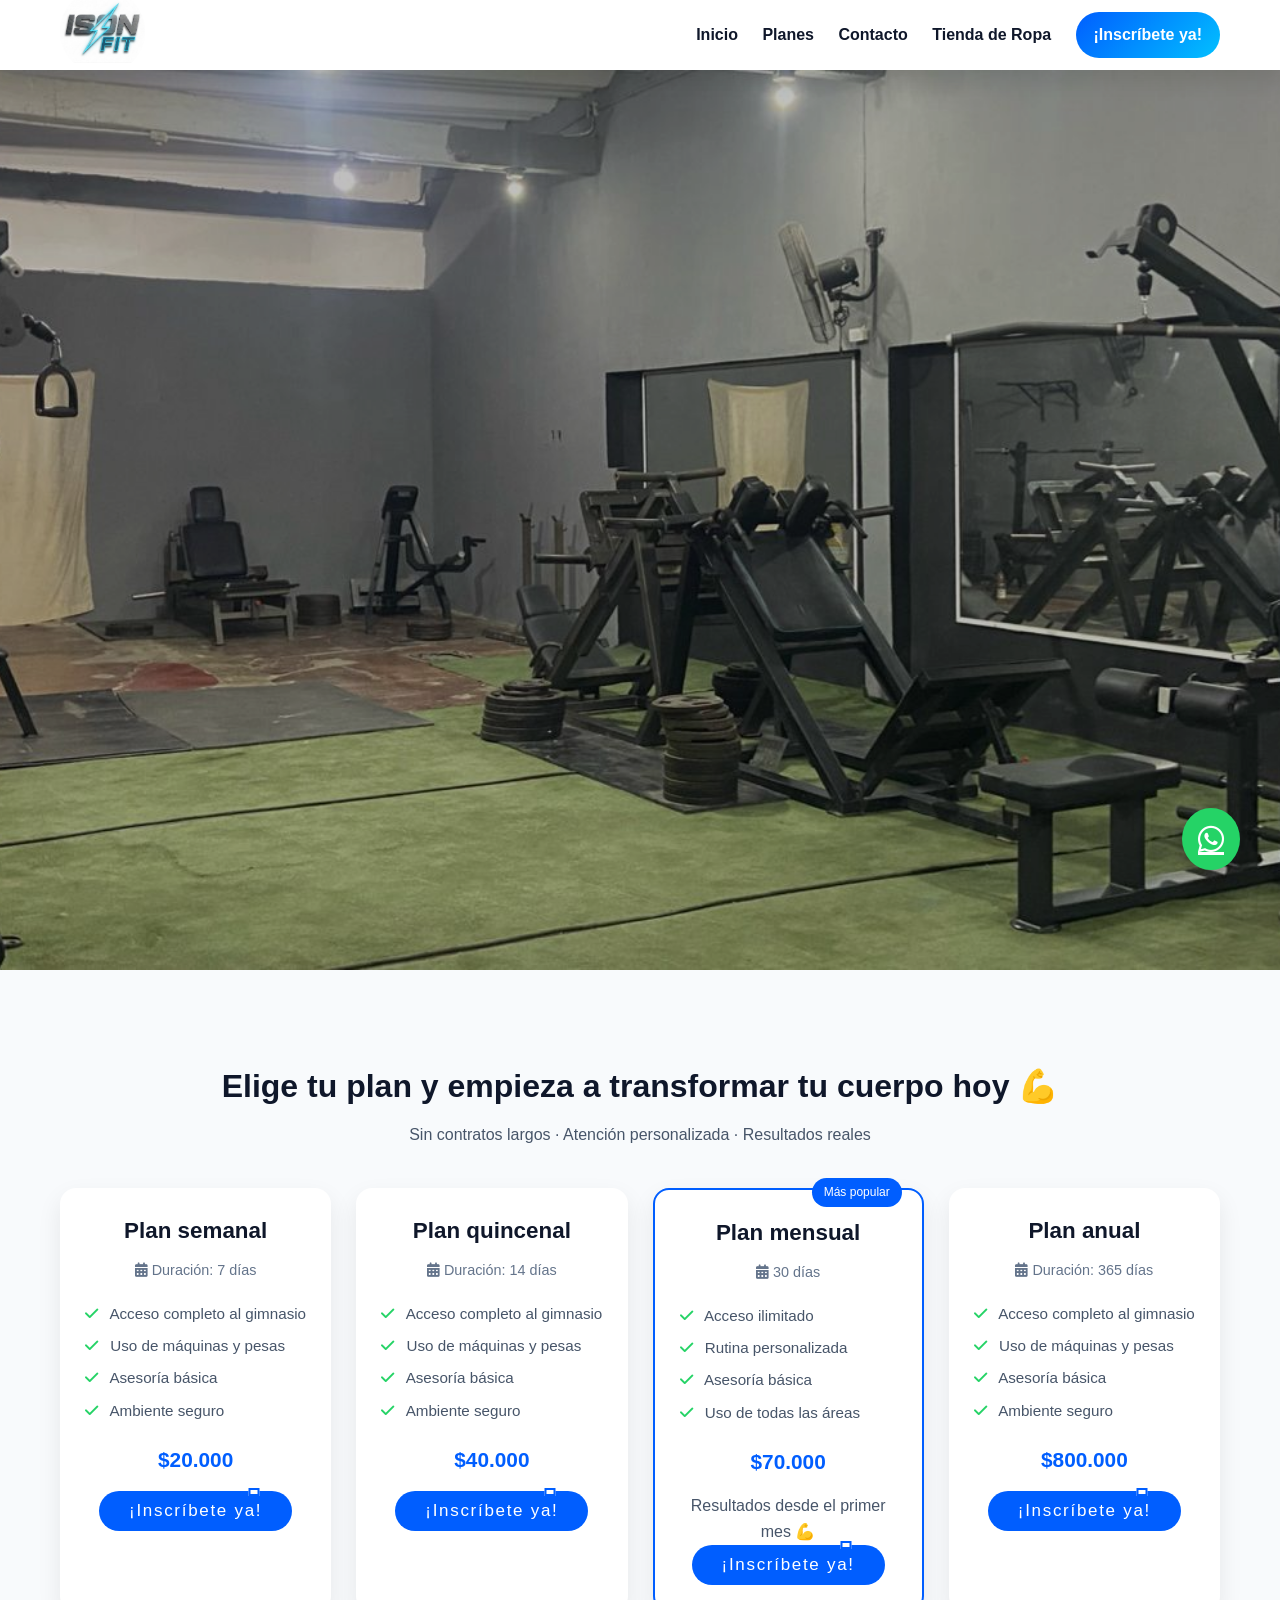
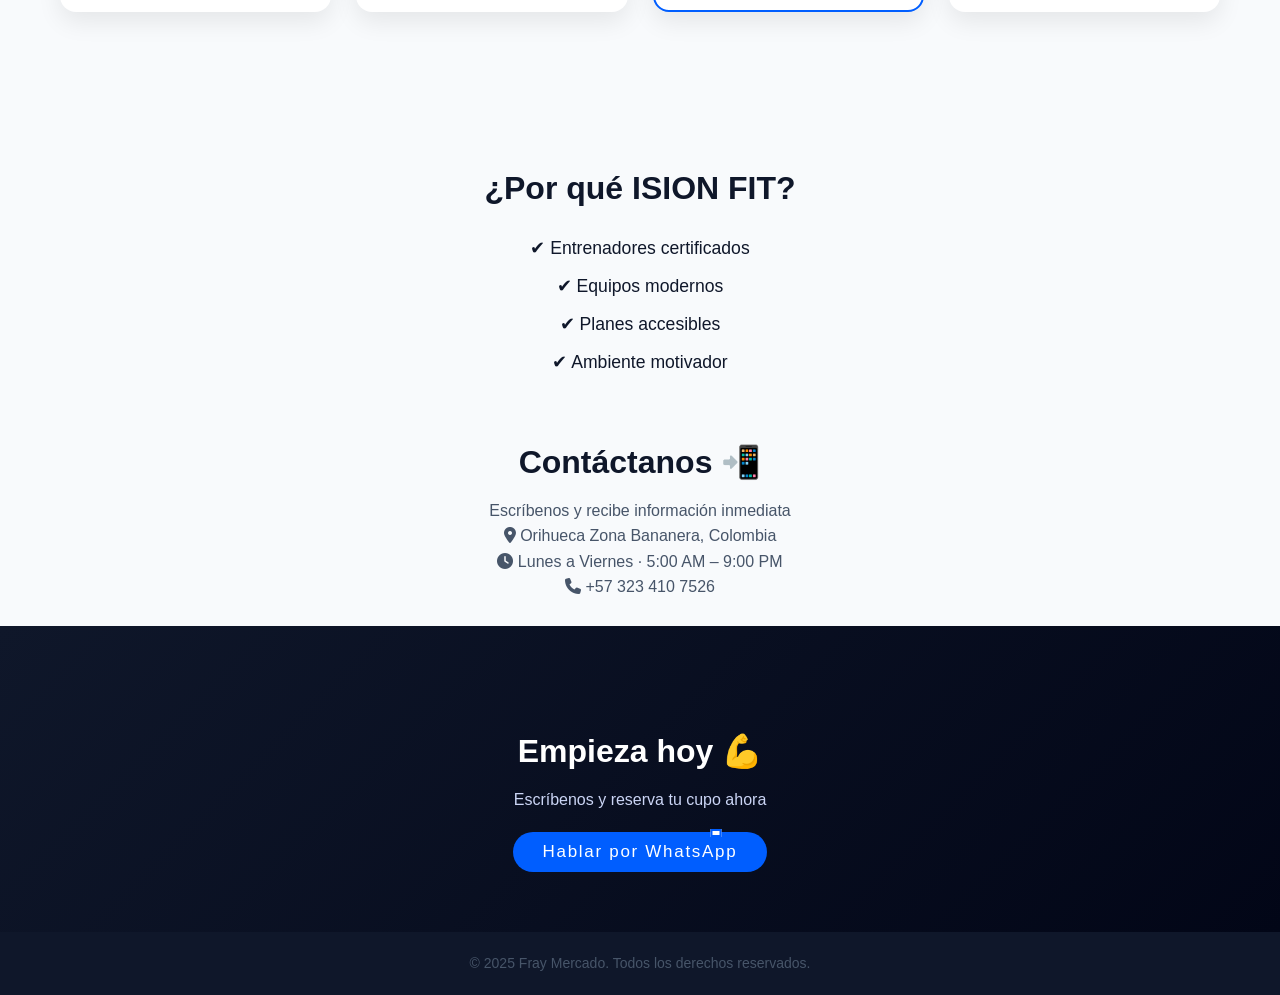
<file: index.html>
<!doctype html>
<html lang="es">
<head>
    <meta charset="UTF-8" />
    <meta name="viewport" content="width=device-width, initial-scale=1.0" />
    <title>Ison Fit | Gimnasio</title>

    <meta name="description"
        content="Ison Fit Gym: planes accesibles, entrenadores certificados y ambiente motivador. Inscríbete hoy por WhatsApp.">

    <link rel="stylesheet" href="assets/css/estilo.css" />
    <link rel="stylesheet"
        href="https://cdnjs.cloudflare.com/ajax/libs/font-awesome/6.6.0/css/all.min.css" />
</head>

<body>

<script>
const telefono = "573234107526"; // CAMBIA por el número real del gym

function whatsappPlan(plan, precio) {
    const mensaje = `Hola 👋
Vi la página de ISION FIT 💪

Quiero inscribirme al ${plan}
💰 Precio: $${precio}

¿Me puedes contar horarios y promociones?`;

    const url = `https://wa.me/${telefono}?text=${encodeURIComponent(mensaje)}`;
    window.open(url, "_blank");
}
</script>

<header>
    <nav class="menu desktop">
        <div>
            <a href="index.html">
                <img src="assets/img/logotipo_dia.jpeg" alt="Logo Ison Fit">
            </a>
        </div>

        <ul>
            <li><a href="presentacion.html">Inicio</a></li>
            <li><a href="#planes">Planes</a></li>
            <li><a href="#contacto">Contacto</a></li>
            <li><a href="tienda_ropa.html">Tienda de Ropa</a></li>
            <li id="Inscribete">
                <a onclick="whatsappPlan('Inscripción general', 'Consultar')">
                    ¡Inscríbete ya!
                </a>
            </li>
        </ul>
    </nav>



        <!-- menu mobile -->

<nav class="menu mobile">

<img src="assets/img/logotipo_dia.jpeg" alt="Logo Ison Fit" id="logotipo_mobile">

<input type="checkbox" id="barras">

<label for="barras" class="icono">
<i class="fa-solid fa-bars"></i>
</label>

<div class="menu-mobile">

<ul class="elementos-mobile">

<li><a href="presentacion.html">Inicio</a></li><br>
<li><a href="#planes">Planes</a></li><br>
<li><a href="#contacto">Contacto</a></li>
<li><a href="tienda_ropa.html">Tienda de Ropa</a></li>

</ul>

</div>

</nav>

</nav>

    </nav>
</header>

<div id="fondo">
    <img src="assets/img/fondo_1.jpeg" alt="Gimnasio Ison Fit">
</div>

<br><br>
<h2>Elige tu plan y empieza a transformar tu cuerpo hoy 💪</h2>
<p>Sin contratos largos · Atención personalizada · Resultados reales</p>

<section id="planes">

    <div class="plan">
        <h3>Plan semanal</h3>
        <p class="duracion">
  <i class="fa-solid fa-calendar-days"></i> Duración: 7 días
</p>
<ul class="plan-beneficios">
  <li><i class="fa-solid fa-check"></i> Acceso completo al gimnasio</li>
  <li><i class="fa-solid fa-check"></i> Uso de máquinas y pesas</li>
  <li><i class="fa-solid fa-check"></i> Asesoría básica</li>
  <li><i class="fa-solid fa-check"></i> Ambiente seguro</li>
</ul>


        <p class="price"> $20.000</p>
        <button onclick="whatsappPlan('Plan semanal', 20000)" class="btn">
            ¡Inscríbete ya!
        </button>
    </div>

    <div class="plan">
        <h3>Plan quincenal</h3>
        <p class="duracion">
  <i class="fa-solid fa-calendar-days"></i> Duración: 14 días
</p>
<ul class="plan-beneficios">
  <li><i class="fa-solid fa-check"></i> Acceso completo al gimnasio</li>
  <li><i class="fa-solid fa-check"></i> Uso de máquinas y pesas</li>
  <li><i class="fa-solid fa-check"></i> Asesoría básica</li>
  <li><i class="fa-solid fa-check"></i> Ambiente seguro</li>
</ul></p>



        <p class="price">$40.000</p>
        <button onclick="whatsappPlan('Plan quincenal', 40000)" class="btn">
            ¡Inscríbete ya!
        </button>
    </div>

<div class="plan destacado">
  <span class="badge">Más popular</span>
  <h3>Plan mensual</h3>

  <p class="duracion">
    <i class="fa-solid fa-calendar-days"></i> 30 días
  </p>

  <ul class="plan-beneficios">
    <li><i class="fa-solid fa-check"></i> Acceso ilimitado</li>
    <li><i class="fa-solid fa-check"></i> Rutina personalizada</li>
    <li><i class="fa-solid fa-check"></i> Asesoría básica</li>
    <li><i class="fa-solid fa-check"></i> Uso de todas las áreas</li>
  </ul>

  <p class="price">$70.000</p>

  <p class="promesa">Resultados desde el primer mes 💪</p>

  <button class="btn" onclick="whatsappPlan('Plan mensual', 70000)">
    ¡Inscríbete ya!
  </button>
</div>


    <div class="plan">
        <h3>Plan anual</h3>
        <p class="duracion">
  <i class="fa-solid fa-calendar-days"></i> Duración: 365 días
</p>
<ul class="plan-beneficios">
  <li><i class="fa-solid fa-check"></i> Acceso completo al gimnasio</li>
  <li><i class="fa-solid fa-check"></i> Uso de máquinas y pesas</li>
  <li><i class="fa-solid fa-check"></i> Asesoría básica</li>
  <li><i class="fa-solid fa-check"></i> Ambiente seguro</li>
</ul>


        <p class="price"> $800.000</p>
        <button onclick="whatsappPlan('Plan anual', 800000)" class="btn">
            ¡Inscríbete ya!
        </button>
    </div>

</section>

<a href="https://wa.me/573234107526" class="whatsapp-float" target="_blank">
    <i class="fa-brands fa-whatsapp"></i>
</a>
<br><br>
<section class="beneficios">
    <h2>¿Por qué ISION FIT?</h2>
    <ul>
        <li>✔ Entrenadores certificados</li>
        <li>✔ Equipos modernos</li>
        <li>✔ Planes accesibles</li>
        <li>✔ Ambiente motivador</li>
    </ul>
</section>

<section id="contacto" class="contacto">
  <h2>Contáctanos 📲</h2>
  <p>Escríbenos y recibe información inmediata</p>

  <div class="contacto-info">
    <p><i class="fa-solid fa-location-dot"></i> Orihueca Zona Bananera, Colombia</p>
    <p><i class="fa-solid fa-clock"></i> Lunes a Viernes · 5:00 AM – 9:00 PM</p>
    <p><i class="fa-solid fa-phone"></i> +57 323 410 7526</p>
  </div>
</section>

<br>
<section class="cta-final">
    <h2>Empieza hoy 💪</h2>
    <p>Escríbenos y reserva tu cupo ahora</p>
    <button onclick="whatsappPlan('Inscripción general', 'Consultar')" class="btn">
        Hablar por WhatsApp
    </button>
</section>



<footer>
    <p>&copy; 2025 Fray Mercado. Todos los derechos reservados.</p>
</footer>

</body>
</html>
</file>
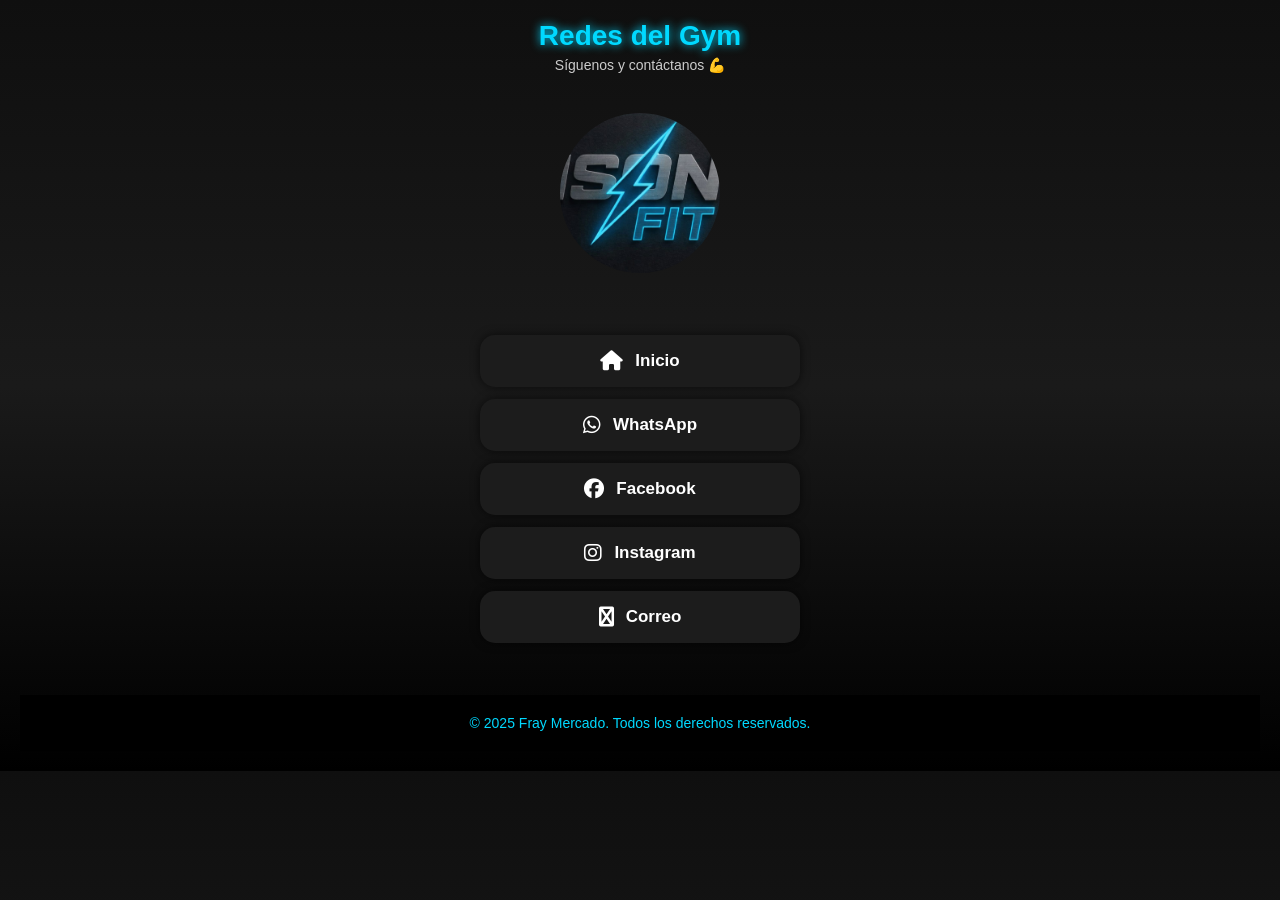
<file: presentacion.html>
<!DOCTYPE html>
<html lang="en">
<head>
    <meta charset="UTF-8">
    <meta name="viewport" content="width=device-width, initial-scale=1.0">
    <title>Document</title>
    <link rel="stylesheet" href="assets/css/presentacion.css">
    <link rel="stylesheet" href="https://cdnjs.cloudflare.com/ajax/libs/font-awesome/6.5.0/css/all.min.css">
</head>
<body>
    <h1 class="titulo">Redes del Gym</h1>
<p class="subtitulo">Síguenos y contáctanos 💪</p>

    <a href="index.html"><img src="assets/img/logotipo_noche.jpeg" alt="" ></a>

<nav id="enlaces">
    <ul>
<li>
    <a href="index.html">
        <i class="fas fa-home"></i> Inicio
    </a>
</li>

        <li>
            <a href="https://wa.me/573234107526" target="_blank">
                <i class="fab fa-whatsapp"></i> WhatsApp
            </a>
        </li>

        <li>
            <a href="https://www.facebook.com/fraydavid.mercadotilano">
                <i class="fab fa-facebook"></i> Facebook
            </a>
        </li>

        <li>
            <a href="https://www.instagram.com/fray_2008">
                <i class="fab fa-instagram"></i> Instagram
            </a>
        </li>

        <li>
            <a href="mailto: fraymercado0501@gmail.com">
                <i class="fab fa-envelope"></i> Correo
            </a>
        </li>
    </ul>
</nav>

<footer>
    <p>&copy; 2025 Fray Mercado. Todos los derechos reservados.</p>
</footer>

</body>
</html>
</file>
<file: assets/css/estilo.css>
/* =========================
   VARIABLES (PRO)
========================= */
:root {
    --primary: #005eff;
    --secondary: #02c0ff;
    --dark: #0f172a;
    --light: #f8fafc;
    --success: #25D366;
}

/* =========================
   RESET
========================= */
* {
    margin: 0;
    padding: 0;
    box-sizing: border-box;
    font-family: "Segoe UI", Arial, Helvetica, sans-serif;
}

html {
    scroll-behavior: smooth;
}

body {
    background: var(--light);
    color: var(--dark);
    line-height: 1.6;
}

/* =========================
   HEADER / NAV
========================= */
header {
    width: 100%;
    height: 70px;
    background: white;
    position: fixed;
    top: 0;
    z-index: 100;
    box-shadow: 0 10px 20px rgba(0,0,0,0.08);
}

.menu {
    max-width: 1200px;
    margin: auto;
    height: 100%;
    padding: 0 20px;
    display: flex;
    justify-content: space-between;
    align-items: center;
}

.menu img {
    width: 85px;
    height: 85px;
    border-radius: 50%;
    object-fit: contain;
}

.menu ul {
    list-style: none;
}

.menu ul li {
    display: inline-block;
    margin-left: 20px;
    font-weight: 600;
}

.menu a {
    color: var(--dark);
    text-decoration: none;
    transition: color 0.3s;
}

.menu a:hover {
    color: var(--primary);
}

/* CTA NAV */
#Inscribete {
    background: linear-gradient(135deg, var(--primary), var(--secondary));
    padding: 10px 18px;
    border-radius: 30px;
}

#Inscribete a {
    color: white;
}


#Inscribete:hover {
    transform: scale(1.05);
}

#icono{
    color: black;
}


/* =========================
   MOBILE MENU
========================= */

.mobile{
    display:none;
}

@media(max-width:700px){

.desktop{
    display:none;
}

.mobile{
    display:flex;
    align-items:center;
    justify-content:space-around;
    padding: 30px 30px;
}

#logotipo_mobile{
    width: 85px;
    height: 85px;
    border-radius: 50%;
    object-fit: contain;
}

.icono{
    font-size:28px;
    cursor:pointer;
}

#barras{
    display:none;
}

.menu-mobile{
    position:fixed;
    top:70px;
    right:-100%;
    width:250px;
    height:100vh;
    background:#0f172a;
    transition:0.4s;
}

#barras:checked ~ .menu-mobile{
    right:0;
}

.elementos-mobile{
    list-style:none;
    padding:20px;
}

.elementos-mobile li{
    padding:15px 0;
}

.elementos-mobile li a{
    color:white;
    text-decoration:none;
    font-size:18px;
}

}
/* =========================
   HERO
========================= */
#fondo {
    width: 100%;
    height: 100vh;
    margin-top: 70px;
}

#fondo img {
    width: 100%;
    height: 100%;
    object-fit: cover;
    filter: brightness(0.75);
}


/* =========================
   TITULOS
========================= */
h2 {
    text-align: center;
    font-size: clamp(1.6rem, 2.5vw, 2.2rem);
    margin: 40px 0 10px;
}

p {
    text-align: center;
    color: #475569;
}

/* =========================
   PLANES
========================= */
#planes {
    max-width: 1200px;
    margin: 40px auto;
    padding: 0 20px;
    display: grid;
    grid-template-columns: repeat(auto-fit, minmax(260px, 1fr));
    gap: 25px;
}

.plan {
    background: white;
    border-radius: 16px;
    padding: 25px;
    text-align: center;
    box-shadow: 0 10px 25px rgba(0,0,0,0.08);
    transition: transform 0.3s, box-shadow 0.3s;
}

.plan:hover {
    transform: translateY(-8px);
    box-shadow: 0 20px 40px rgba(0,0,0,0.15);
}

.plan h3 {
    font-size: 1.4rem;
    margin-bottom: 10px;
}

.plan .price {
    font-size: 1.3rem;
    font-weight: bold;
    color: var(--primary);
    margin: 15px 0;
}

.plan-beneficios {
  list-style: none;
  margin: 20px 0;
  text-align: left;
}

.plan-beneficios li {
  margin: 8px 0;
  font-size: 0.95rem;
  color: #475569;
}

.plan-beneficios i {
  color: var(--success);
  margin-right: 8px;
}

.duracion,
.acceso {
  font-size: 0.9rem;
  color: #64748b;
  margin: 5px 0;
}

.destacado {
  border: 2px solid var(--primary);
  position: relative;
}

.badge {
  position: absolute;
  top: -12px;
  right: 20px;
  background: var(--primary);
  color: white;
  padding: 5px 12px;
  font-size: 0.75rem;
  border-radius: 20px;
}


/* =========================
   BOTONES
========================= */
.bn {
    display: inline-block;
    background: linear-gradient(135deg, var(--primary), var(--secondary));
    color: white;
    font-weight: bold;
    padding: 12px 24px;
    border-radius: 30px;
    border: none;
    cursor: pointer;
    transition: transform 0.2s, box-shadow 0.2s;
}

.bn:hover {
    transform: scale(1.05);
    box-shadow: 0 8px 20px rgba(0,0,0,0.2);
}

/* =========================
   BENEFICIOS
========================= */
.beneficios {
    max-width: 900px;
    margin: 60px auto;
    padding: 0 20px;
    text-align: center;
}

.beneficios ul {
    list-style: none;
    margin-top: 20px;
}

.beneficios li {
    margin: 10px 0;
    font-size: 1.1rem;
}

/* =========================
   CTA FINAL
========================= */
.cta-final {
    background: linear-gradient(135deg, var(--dark), #020617);
    color: white;
    padding: 60px 20px;
    text-align: center;
}

.cta-final p {
    color: #cbd5f5;
    margin-bottom: 20px;
}

/* =========================
   WHATSAPP FLOAT
========================= */
.whatsapp-float {
    position: fixed;
    bottom: 30px;
    right: 40px;
    background: #25D366;
    color: white;
    font-size: 30px;
    padding: 16px;
    border-radius: 50%;
    box-shadow: 0 10px 25px rgba(0,0,0,0.25);
    z-index: 200;
    display: flex;
    align-items: center;
    justify-content: center;
    animation: pulse 2s infinite;
}

/* animación */
@keyframes pulse {
    0% {
        box-shadow: 0 0 0 0 rgba(37, 211, 102, 0.6);
    }
    70% {
        box-shadow: 0 0 0 15px rgba(37, 211, 102, 0);
    }
    100% {
        box-shadow: 0 0 0 0 rgba(37, 211, 102, 0);
    }
}

/* =========================
   FOOTER
========================= */
footer {
    background: var(--dark);
    color: #cbd5f5;
    text-align: center;
    padding: 20px;
    font-size: 14px;
}

/* =========================
   prueda button
========================= */
.btn {
  letter-spacing: 0.1em;
  padding: 10px 30px;
  transition: 0.5s;
  position: relative;
  font-size: 17px;
  background: #005eff;
  border: none;
  color: #fff;
  border-radius: 30px;
    font-family: "Segoe UI", Arial, Helvetica, sans-serif;
}

.btn:hover {
  letter-spacing: 0.25em;
  background: #005eff;
  color: #fff;
  box-shadow: 0 0 45px #005eff;
}

.btn::before {
  content: '';
  position: absolute;
  inset: 2px;
  background: #0026ff;
}

.btn {
  position: relative;
  z-index: 1;
}

.btn i {
  position: absolute;
  inset: 0;
  display: block;
}

.btn::before {
  content: '';
  position: absolute;
  border: 2px solid #005eff;
  width: 7px;
  height: 4px;
  top: -3.5px;
  left: 80%;
  background: #fffefe;
  transform: translateX(-50%);
  transition: 0.5s;
}

.btn:hover i::before {
  width: 20px;
  left: 20%;
}

.btn i::after {
  content: '';
  position: absolute;
  border: 2px solid #ff1867;
  width: 7px;
  height: 4px;
  bottom: -3.5px;
  left: 20%;
  background: #ff0000;
  transform: translateX(-50%);
  transition: 0.5s;
}

.btn:hover i::after {
  width: 20px;
  left: 80%;
}
</file>
<file: assets/css/presentacion.css>
/* Reset */
* {
    margin: 0;
    padding: 0;
    box-sizing: border-box;
}

.titulo {
    font-size: 28px;
    margin-bottom: 5px;
    color: #00d9ff;
    text-shadow: 0 0 10px #00d9ff;
}

.subtitulo {
    font-size: 14px;
    color: #ccc;
    margin-bottom: 20px;
}

/* Fondo estilo gym */
body {
    font-family: Arial, Helvetica, sans-serif;
    background: linear-gradient(180deg, #0f0f0f, #1a1a1a, #000000);
    color: white;
    text-align: center;
    padding: 20px;
}

/* LOGO circular */
img {
    width: 160px;
    height: 160px;
    object-fit: cover;
    border-radius: 50%;
    display: block;
    margin: 40px auto;

}

/* NAV */
#enlaces ul {
    list-style: none;
    padding: 10px;
}

/* Botones */
#enlaces li {
    margin: 12px auto;
    width: 100%;
    max-width: 320px;
}

/* Links estilo app */
#enlaces a {
    display: flex;
    align-items: center;
    justify-content: center;
    gap: 12px;

    text-decoration: none;
    color: white;

    background: #1c1c1c;
    padding: 16px;
    border-radius: 15px;

    font-size: 17px;
    font-weight: bold;

    transition: all 0.3s ease;
    box-shadow: 0 0 10px rgba(0,0,0,0.6);
}

/* Iconos */
#enlaces i {
    font-size: 20px;
}

/* Hover (PC) */
#enlaces a:hover {
    transform: scale(1.05);
}

/* Colores por red */
#enlaces li:nth-child(1) a:hover {
    background: #1c1c1c;
    border: 2px solid #00d9ff;
    box-shadow: 0 0 15px #00d9ff;
}

#enlaces li:nth-child(2) a:hover {
    background: #1c1c1c;
    border: 2px solid #00ff88;
    box-shadow: 0 0 15px #00ff88;
}

#enlaces li:nth-child(3) a:hover {
    background: #1c1c1c;
    border: 2px solid #1877F2;
    box-shadow: 0 0 15px #1877F2;
}

#enlaces li:nth-child(4) a:hover {
    background: #1c1c1c;
        border: 2px solid #E1306C;
    box-shadow: 0 0 15px #E1306C;
}
#enlaces li:nth-child(5) a:hover {
    background: #1c1c1c;
        border: 2px solid #ff9900;
    box-shadow: 0 0 15px #ff9900;
}

/* 📱 RESPONSIVE CELULAR */
@media (max-width: 480px) {

    img {
        width: 120px;
        height: 120px;
    }

    #enlaces a {
        font-size: 16px;
        padding: 14px;
    }

}

/* 📱 Animación de entrada */
#enlaces li {
    opacity: 0;
    transform: translateY(20px);
    animation: aparecer 0.6s ease forwards;
}

/* Delay tipo lista */
#enlaces li:nth-child(1) { animation-delay: 0.2s; }
#enlaces li:nth-child(2) { animation-delay: 0.4s; }
#enlaces li:nth-child(3) { animation-delay: 0.6s; }
#enlaces li:nth-child(4) { animation-delay: 0.8s; }

/* Keyframes */
@keyframes aparecer {
    to {
        opacity: 1;
        transform: translateY(0);
    }
}

footer {
    background: #000;
    color: #00d9ff;
    text-align: center;
    padding: 20px;
    font-size: 14px;
    margin-top: 30px;
}
</file>
